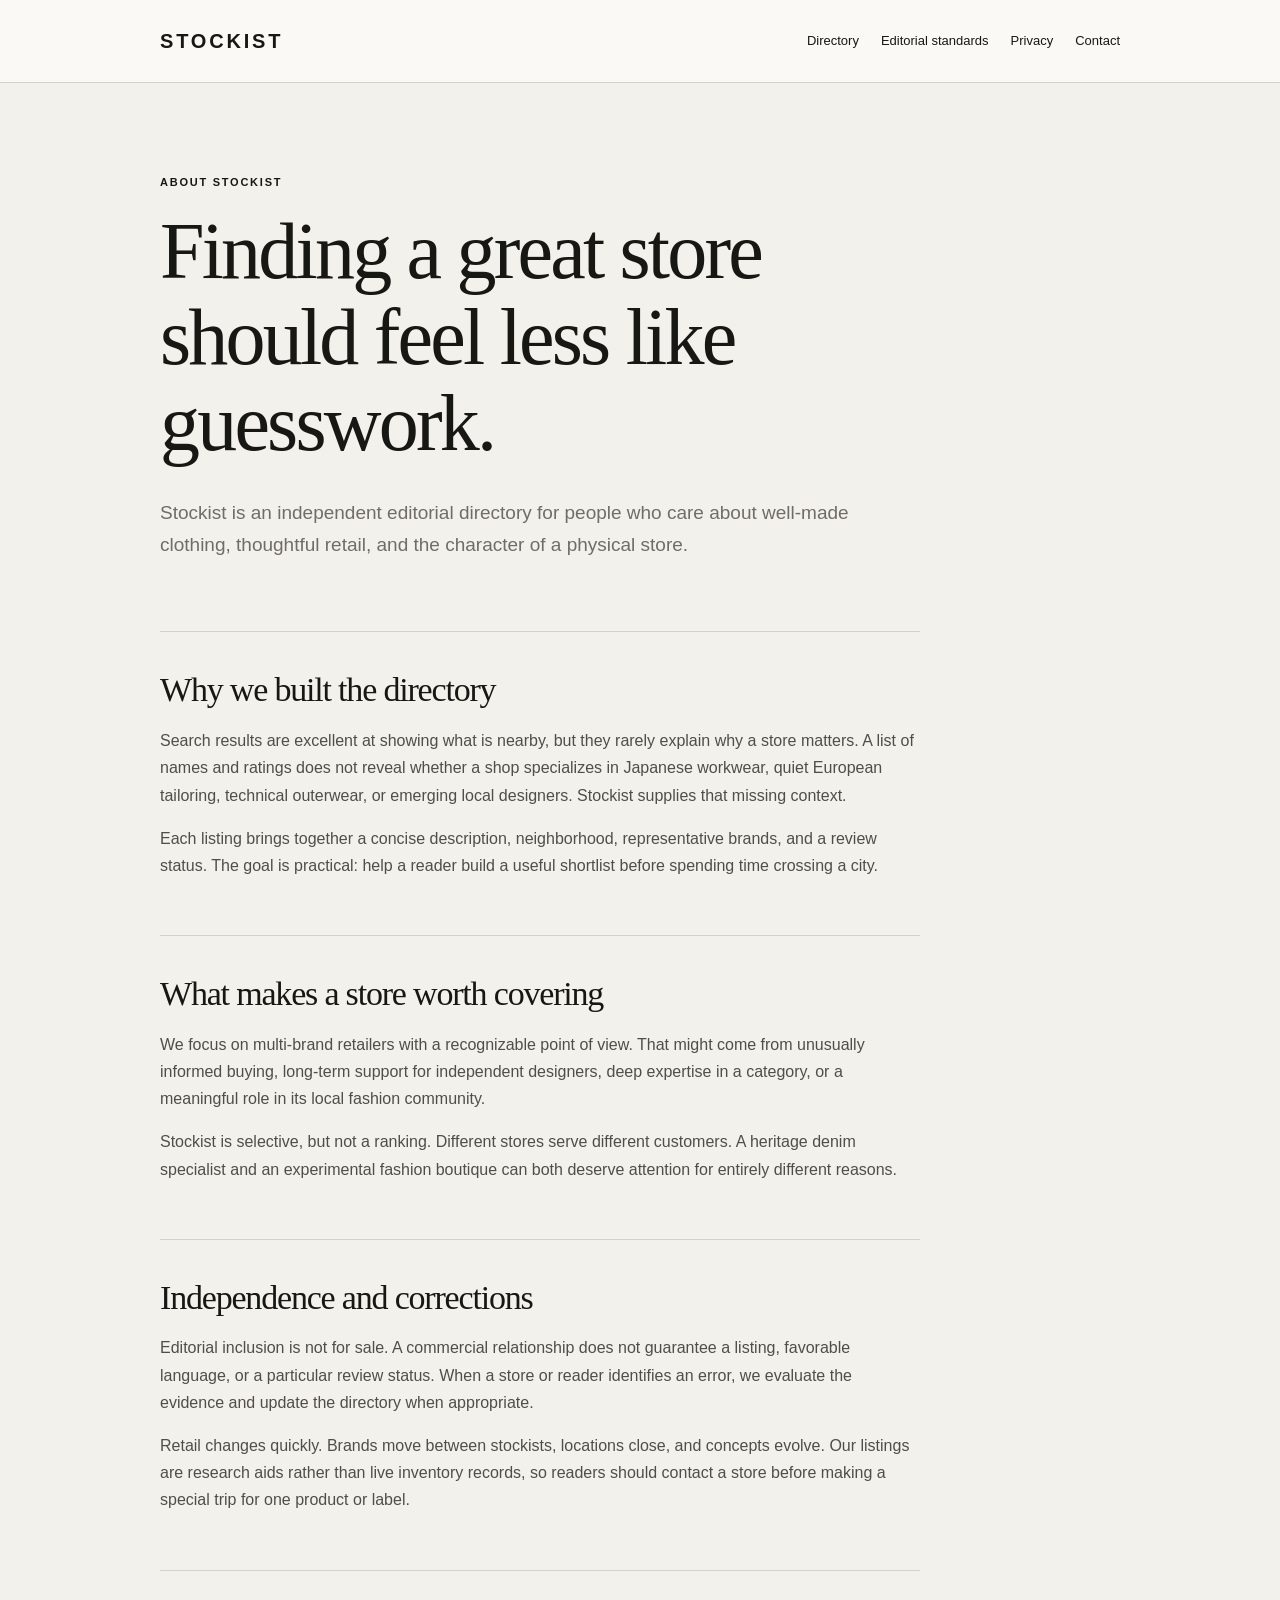
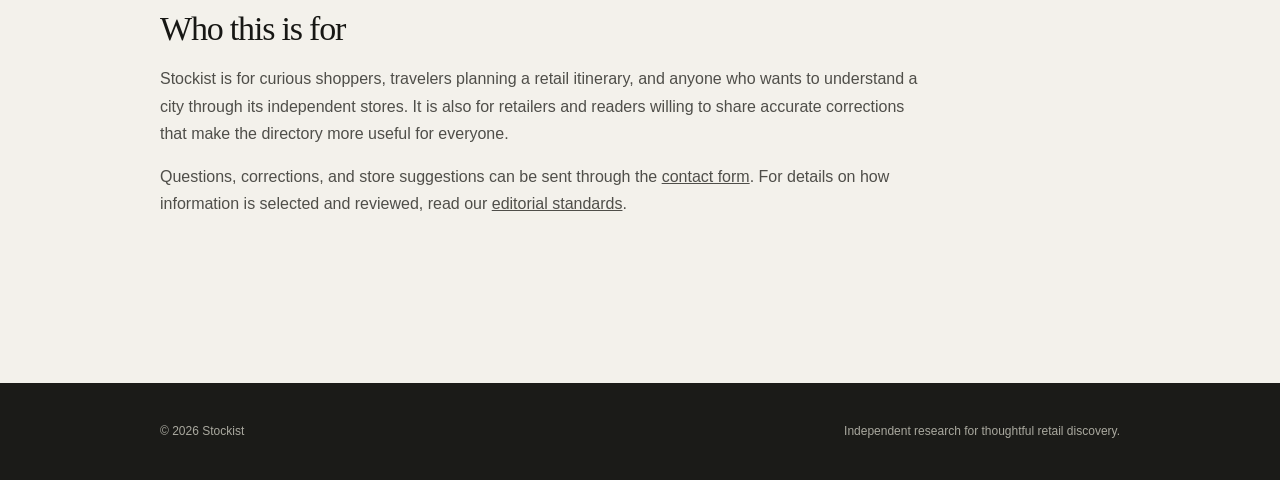
<file: about.html>
<!DOCTYPE html>
<html lang="en">
<head>
  <meta charset="UTF-8" />
  <meta name="viewport" content="width=device-width, initial-scale=1.0" />
  <meta name="description" content="Learn why Stockist exists and how its independent fashion store directory helps readers discover distinctive retailers." />
  <link rel="canonical" href="https://storefinder2.pages.dev/about.html" />
  <link rel="stylesheet" href="info.css" />
  <title>About Stockist — Independent Fashion Store Directory</title>
  <!-- Google tag (gtag.js) -->
  <script async src="https://www.googletagmanager.com/gtag/js?id=G-M6SN428MEJ"></script>
  <script>
    window.dataLayer = window.dataLayer || [];
    function gtag(){dataLayer.push(arguments);}
    gtag('js', new Date());

    gtag('config', 'G-M6SN428MEJ');
  </script>
  <!-- Microsoft Clarity -->
  <script>
    (function(c,l,a,r,i,t,y){
      c[a]=c[a]||function(){(c[a].q=c[a].q||[]).push(arguments)};
      t=l.createElement(r);t.async=1;t.src="https://www.clarity.ms/tag/"+i;
      y=l.getElementsByTagName(r)[0];y.parentNode.insertBefore(t,y);
    })(window, document, "clarity", "script", "xr7r1bbt1s");
  </script>
</head>
<body>
  <header class="site-header"><div class="header-inner"><a class="logo" href="index.html">STOCKIST</a><nav class="header-nav" aria-label="Primary navigation"><a href="index.html#cities">Directory</a><a href="editorial.html">Editorial standards</a><a href="privacy.html">Privacy</a><a href="index.html#partner">Contact</a></nav></div></header>
  <main class="page">
    <div class="eyebrow">About Stockist</div>
    <h1>Finding a great store should feel less like guesswork.</h1>
    <p class="intro">Stockist is an independent editorial directory for people who care about well-made clothing, thoughtful retail, and the character of a physical store.</p>
    <div class="content">
      <section><h2>Why we built the directory</h2><p>Search results are excellent at showing what is nearby, but they rarely explain why a store matters. A list of names and ratings does not reveal whether a shop specializes in Japanese workwear, quiet European tailoring, technical outerwear, or emerging local designers. Stockist supplies that missing context.</p><p>Each listing brings together a concise description, neighborhood, representative brands, and a review status. The goal is practical: help a reader build a useful shortlist before spending time crossing a city.</p></section>
      <section><h2>What makes a store worth covering</h2><p>We focus on multi-brand retailers with a recognizable point of view. That might come from unusually informed buying, long-term support for independent designers, deep expertise in a category, or a meaningful role in its local fashion community.</p><p>Stockist is selective, but not a ranking. Different stores serve different customers. A heritage denim specialist and an experimental fashion boutique can both deserve attention for entirely different reasons.</p></section>
      <section><h2>Independence and corrections</h2><p>Editorial inclusion is not for sale. A commercial relationship does not guarantee a listing, favorable language, or a particular review status. When a store or reader identifies an error, we evaluate the evidence and update the directory when appropriate.</p><p>Retail changes quickly. Brands move between stockists, locations close, and concepts evolve. Our listings are research aids rather than live inventory records, so readers should contact a store before making a special trip for one product or label.</p></section>
      <section><h2>Who this is for</h2><p>Stockist is for curious shoppers, travelers planning a retail itinerary, and anyone who wants to understand a city through its independent stores. It is also for retailers and readers willing to share accurate corrections that make the directory more useful for everyone.</p><p>Questions, corrections, and store suggestions can be sent through the <a href="index.html#partner">contact form</a>. For details on how information is selected and reviewed, read our <a href="editorial.html">editorial standards</a>.</p></section>
    </div>
  </main>
  <footer class="site-footer"><div class="footer-inner"><p>© 2026 Stockist</p><p>Independent research for thoughtful retail discovery.</p></div></footer>
</body>
</html>
</file>
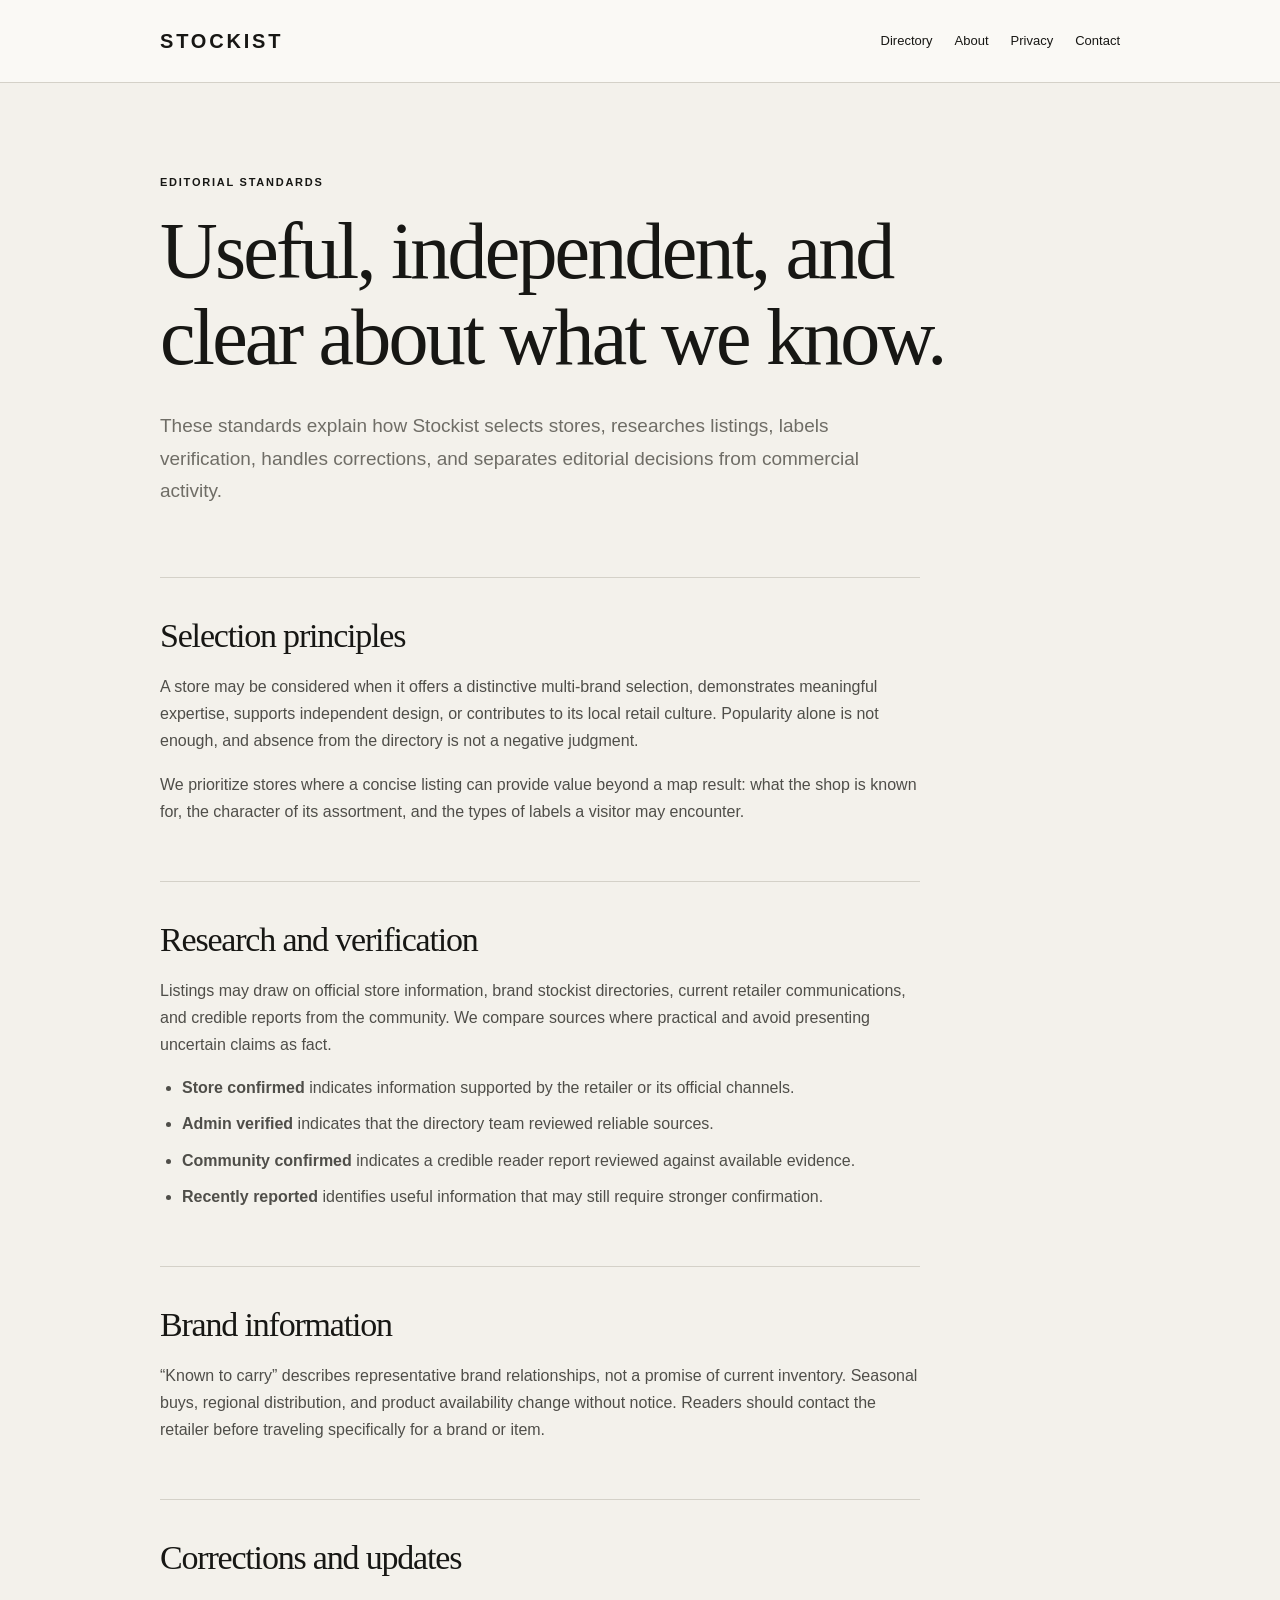
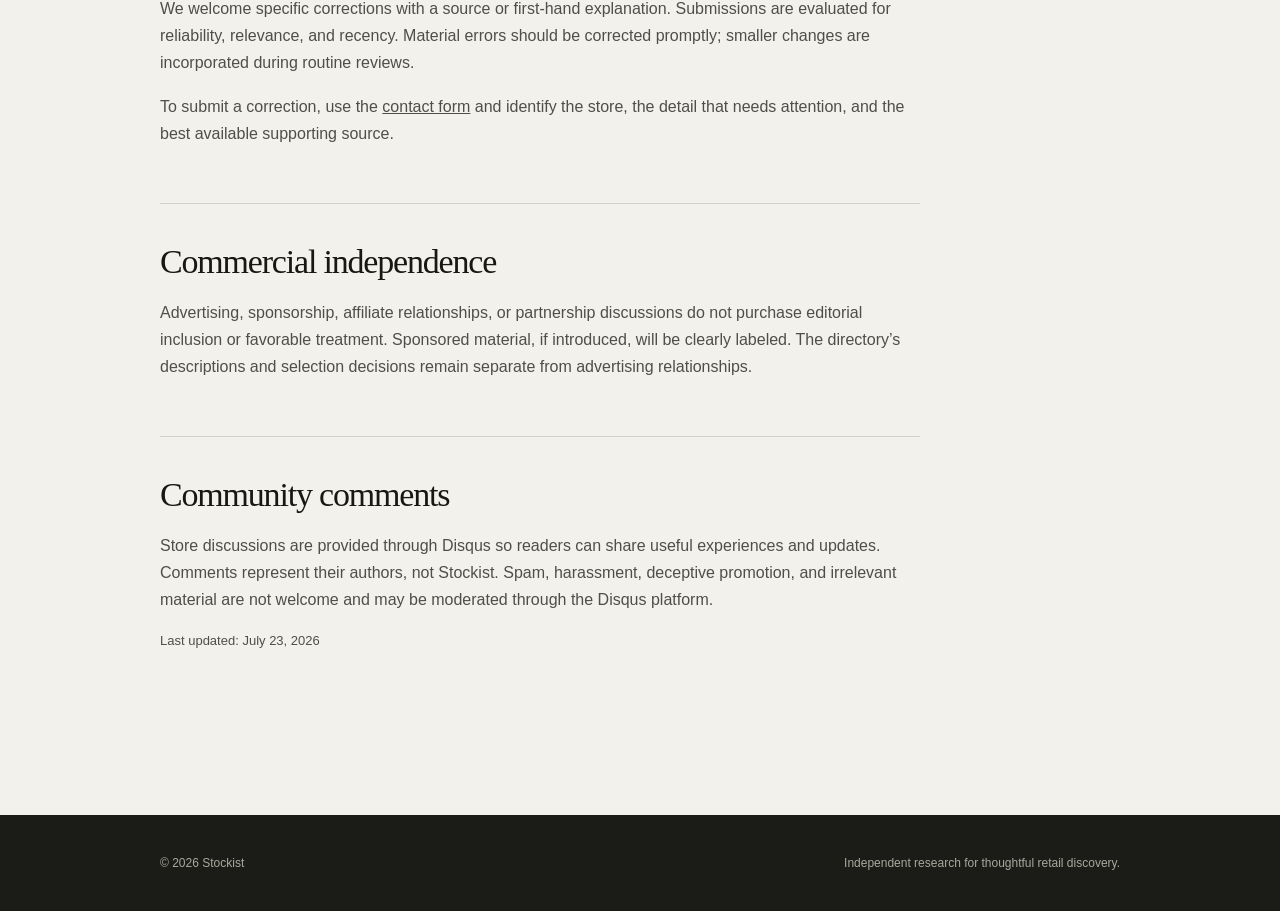
<file: editorial.html>
<!DOCTYPE html>
<html lang="en">
<head>
  <meta charset="UTF-8" />
  <meta name="viewport" content="width=device-width, initial-scale=1.0" />
  <meta name="description" content="Read the selection, verification, correction, and commercial-independence standards used by the Stockist directory." />
  <link rel="canonical" href="https://storefinder2.pages.dev/editorial.html" />
  <link rel="stylesheet" href="info.css" />
  <title>Editorial Standards — Stockist</title>
  <!-- Google tag (gtag.js) -->
  <script async src="https://www.googletagmanager.com/gtag/js?id=G-M6SN428MEJ"></script>
  <script>
    window.dataLayer = window.dataLayer || [];
    function gtag(){dataLayer.push(arguments);}
    gtag('js', new Date());

    gtag('config', 'G-M6SN428MEJ');
  </script>
  <!-- Microsoft Clarity -->
  <script>
    (function(c,l,a,r,i,t,y){
      c[a]=c[a]||function(){(c[a].q=c[a].q||[]).push(arguments)};
      t=l.createElement(r);t.async=1;t.src="https://www.clarity.ms/tag/"+i;
      y=l.getElementsByTagName(r)[0];y.parentNode.insertBefore(t,y);
    })(window, document, "clarity", "script", "xr7r1bbt1s");
  </script>
</head>
<body>
  <header class="site-header"><div class="header-inner"><a class="logo" href="index.html">STOCKIST</a><nav class="header-nav" aria-label="Primary navigation"><a href="index.html#cities">Directory</a><a href="about.html">About</a><a href="privacy.html">Privacy</a><a href="index.html#partner">Contact</a></nav></div></header>
  <main class="page">
    <div class="eyebrow">Editorial standards</div>
    <h1>Useful, independent, and clear about what we know.</h1>
    <p class="intro">These standards explain how Stockist selects stores, researches listings, labels verification, handles corrections, and separates editorial decisions from commercial activity.</p>
    <div class="content">
      <section><h2>Selection principles</h2><p>A store may be considered when it offers a distinctive multi-brand selection, demonstrates meaningful expertise, supports independent design, or contributes to its local retail culture. Popularity alone is not enough, and absence from the directory is not a negative judgment.</p><p>We prioritize stores where a concise listing can provide value beyond a map result: what the shop is known for, the character of its assortment, and the types of labels a visitor may encounter.</p></section>
      <section><h2>Research and verification</h2><p>Listings may draw on official store information, brand stockist directories, current retailer communications, and credible reports from the community. We compare sources where practical and avoid presenting uncertain claims as fact.</p><ul><li><strong>Store confirmed</strong> indicates information supported by the retailer or its official channels.</li><li><strong>Admin verified</strong> indicates that the directory team reviewed reliable sources.</li><li><strong>Community confirmed</strong> indicates a credible reader report reviewed against available evidence.</li><li><strong>Recently reported</strong> identifies useful information that may still require stronger confirmation.</li></ul></section>
      <section><h2>Brand information</h2><p>“Known to carry” describes representative brand relationships, not a promise of current inventory. Seasonal buys, regional distribution, and product availability change without notice. Readers should contact the retailer before traveling specifically for a brand or item.</p></section>
      <section><h2>Corrections and updates</h2><p>We welcome specific corrections with a source or first-hand explanation. Submissions are evaluated for reliability, relevance, and recency. Material errors should be corrected promptly; smaller changes are incorporated during routine reviews.</p><p>To submit a correction, use the <a href="index.html#partner">contact form</a> and identify the store, the detail that needs attention, and the best available supporting source.</p></section>
      <section><h2>Commercial independence</h2><p>Advertising, sponsorship, affiliate relationships, or partnership discussions do not purchase editorial inclusion or favorable treatment. Sponsored material, if introduced, will be clearly labeled. The directory’s descriptions and selection decisions remain separate from advertising relationships.</p></section>
      <section><h2>Community comments</h2><p>Store discussions are provided through Disqus so readers can share useful experiences and updates. Comments represent their authors, not Stockist. Spam, harassment, deceptive promotion, and irrelevant material are not welcome and may be moderated through the Disqus platform.</p><p class="updated">Last updated: July 23, 2026</p></section>
    </div>
  </main>
  <footer class="site-footer"><div class="footer-inner"><p>© 2026 Stockist</p><p>Independent research for thoughtful retail discovery.</p></div></footer>
</body>
</html>
</file>
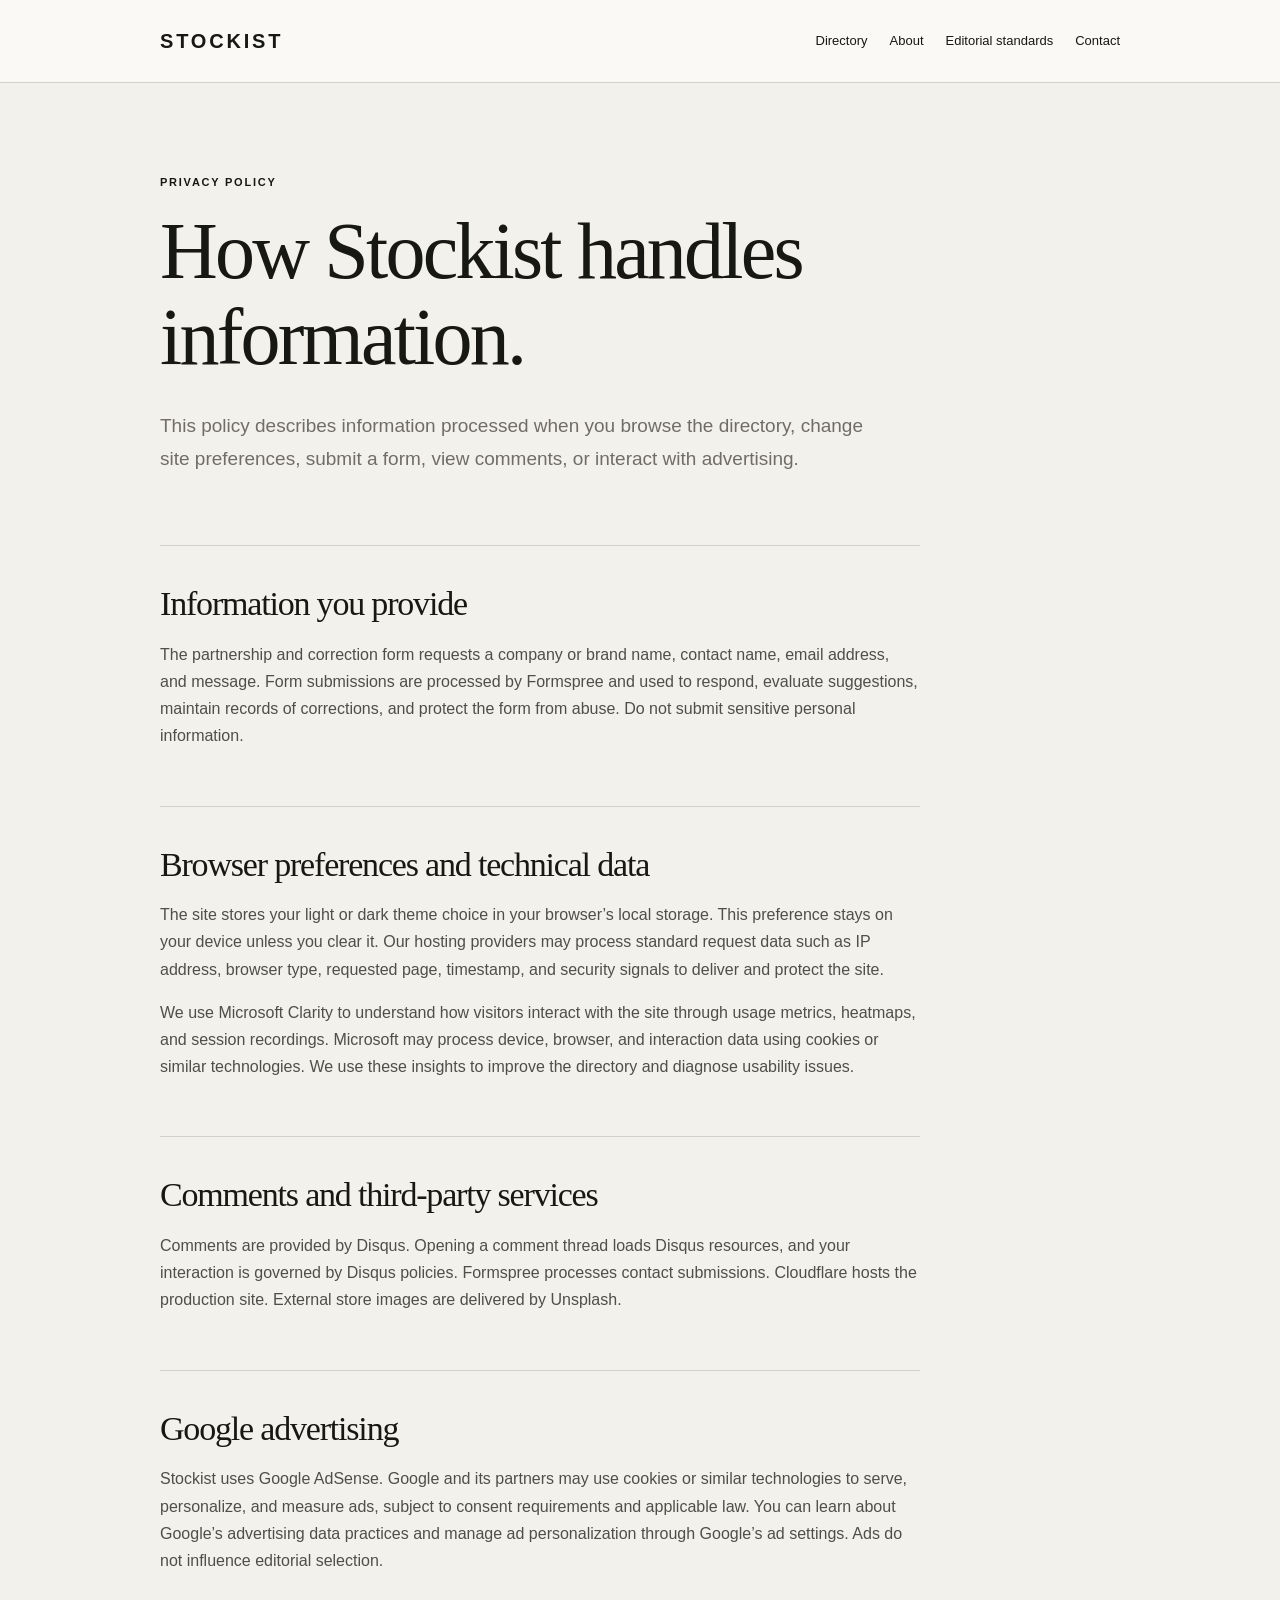
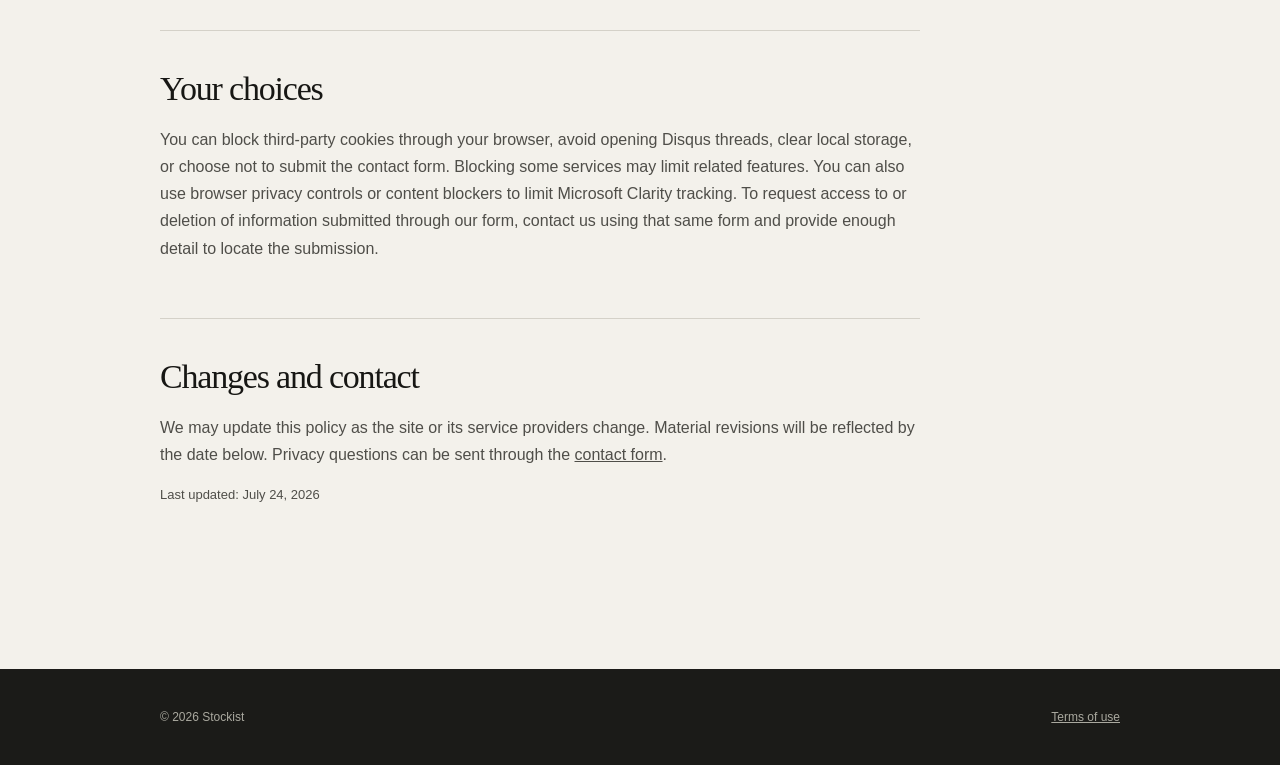
<file: privacy.html>
<!DOCTYPE html>
<html lang="en">
<head>
  <meta charset="UTF-8" />
  <meta name="viewport" content="width=device-width, initial-scale=1.0" />
  <meta name="description" content="Stockist privacy policy covering forms, local preferences, Disqus, advertising, and third-party services." />
  <link rel="canonical" href="https://storefinder2.pages.dev/privacy.html" />
  <link rel="stylesheet" href="info.css" />
  <title>Privacy Policy — Stockist</title>
  <!-- Google tag (gtag.js) -->
  <script async src="https://www.googletagmanager.com/gtag/js?id=G-M6SN428MEJ"></script>
  <script>
    window.dataLayer = window.dataLayer || [];
    function gtag(){dataLayer.push(arguments);}
    gtag('js', new Date());

    gtag('config', 'G-M6SN428MEJ');
  </script>
  <!-- Microsoft Clarity -->
  <script>
    (function(c,l,a,r,i,t,y){
      c[a]=c[a]||function(){(c[a].q=c[a].q||[]).push(arguments)};
      t=l.createElement(r);t.async=1;t.src="https://www.clarity.ms/tag/"+i;
      y=l.getElementsByTagName(r)[0];y.parentNode.insertBefore(t,y);
    })(window, document, "clarity", "script", "xr7r1bbt1s");
  </script>
</head>
<body>
  <header class="site-header"><div class="header-inner"><a class="logo" href="index.html">STOCKIST</a><nav class="header-nav" aria-label="Primary navigation"><a href="index.html#cities">Directory</a><a href="about.html">About</a><a href="editorial.html">Editorial standards</a><a href="index.html#partner">Contact</a></nav></div></header>
  <main class="page">
    <div class="eyebrow">Privacy policy</div><h1>How Stockist handles information.</h1><p class="intro">This policy describes information processed when you browse the directory, change site preferences, submit a form, view comments, or interact with advertising.</p>
    <div class="content">
      <section><h2>Information you provide</h2><p>The partnership and correction form requests a company or brand name, contact name, email address, and message. Form submissions are processed by Formspree and used to respond, evaluate suggestions, maintain records of corrections, and protect the form from abuse. Do not submit sensitive personal information.</p></section>
      <section><h2>Browser preferences and technical data</h2><p>The site stores your light or dark theme choice in your browser’s local storage. This preference stays on your device unless you clear it. Our hosting providers may process standard request data such as IP address, browser type, requested page, timestamp, and security signals to deliver and protect the site.</p><p>We use Microsoft Clarity to understand how visitors interact with the site through usage metrics, heatmaps, and session recordings. Microsoft may process device, browser, and interaction data using cookies or similar technologies. We use these insights to improve the directory and diagnose usability issues.</p></section>
      <section><h2>Comments and third-party services</h2><p>Comments are provided by Disqus. Opening a comment thread loads Disqus resources, and your interaction is governed by Disqus policies. Formspree processes contact submissions. Cloudflare hosts the production site. External store images are delivered by Unsplash.</p></section>
      <section><h2>Google advertising</h2><p>Stockist uses Google AdSense. Google and its partners may use cookies or similar technologies to serve, personalize, and measure ads, subject to consent requirements and applicable law. You can learn about Google’s advertising data practices and manage ad personalization through Google’s ad settings. Ads do not influence editorial selection.</p></section>
      <section><h2>Your choices</h2><p>You can block third-party cookies through your browser, avoid opening Disqus threads, clear local storage, or choose not to submit the contact form. Blocking some services may limit related features. You can also use browser privacy controls or content blockers to limit Microsoft Clarity tracking. To request access to or deletion of information submitted through our form, contact us using that same form and provide enough detail to locate the submission.</p></section>
      <section><h2>Changes and contact</h2><p>We may update this policy as the site or its service providers change. Material revisions will be reflected by the date below. Privacy questions can be sent through the <a href="index.html#partner">contact form</a>.</p><p class="updated">Last updated: July 24, 2026</p></section>
    </div>
  </main>
  <footer class="site-footer"><div class="footer-inner"><p>© 2026 Stockist</p><p><a href="terms.html">Terms of use</a></p></div></footer>
</body>
</html>
</file>
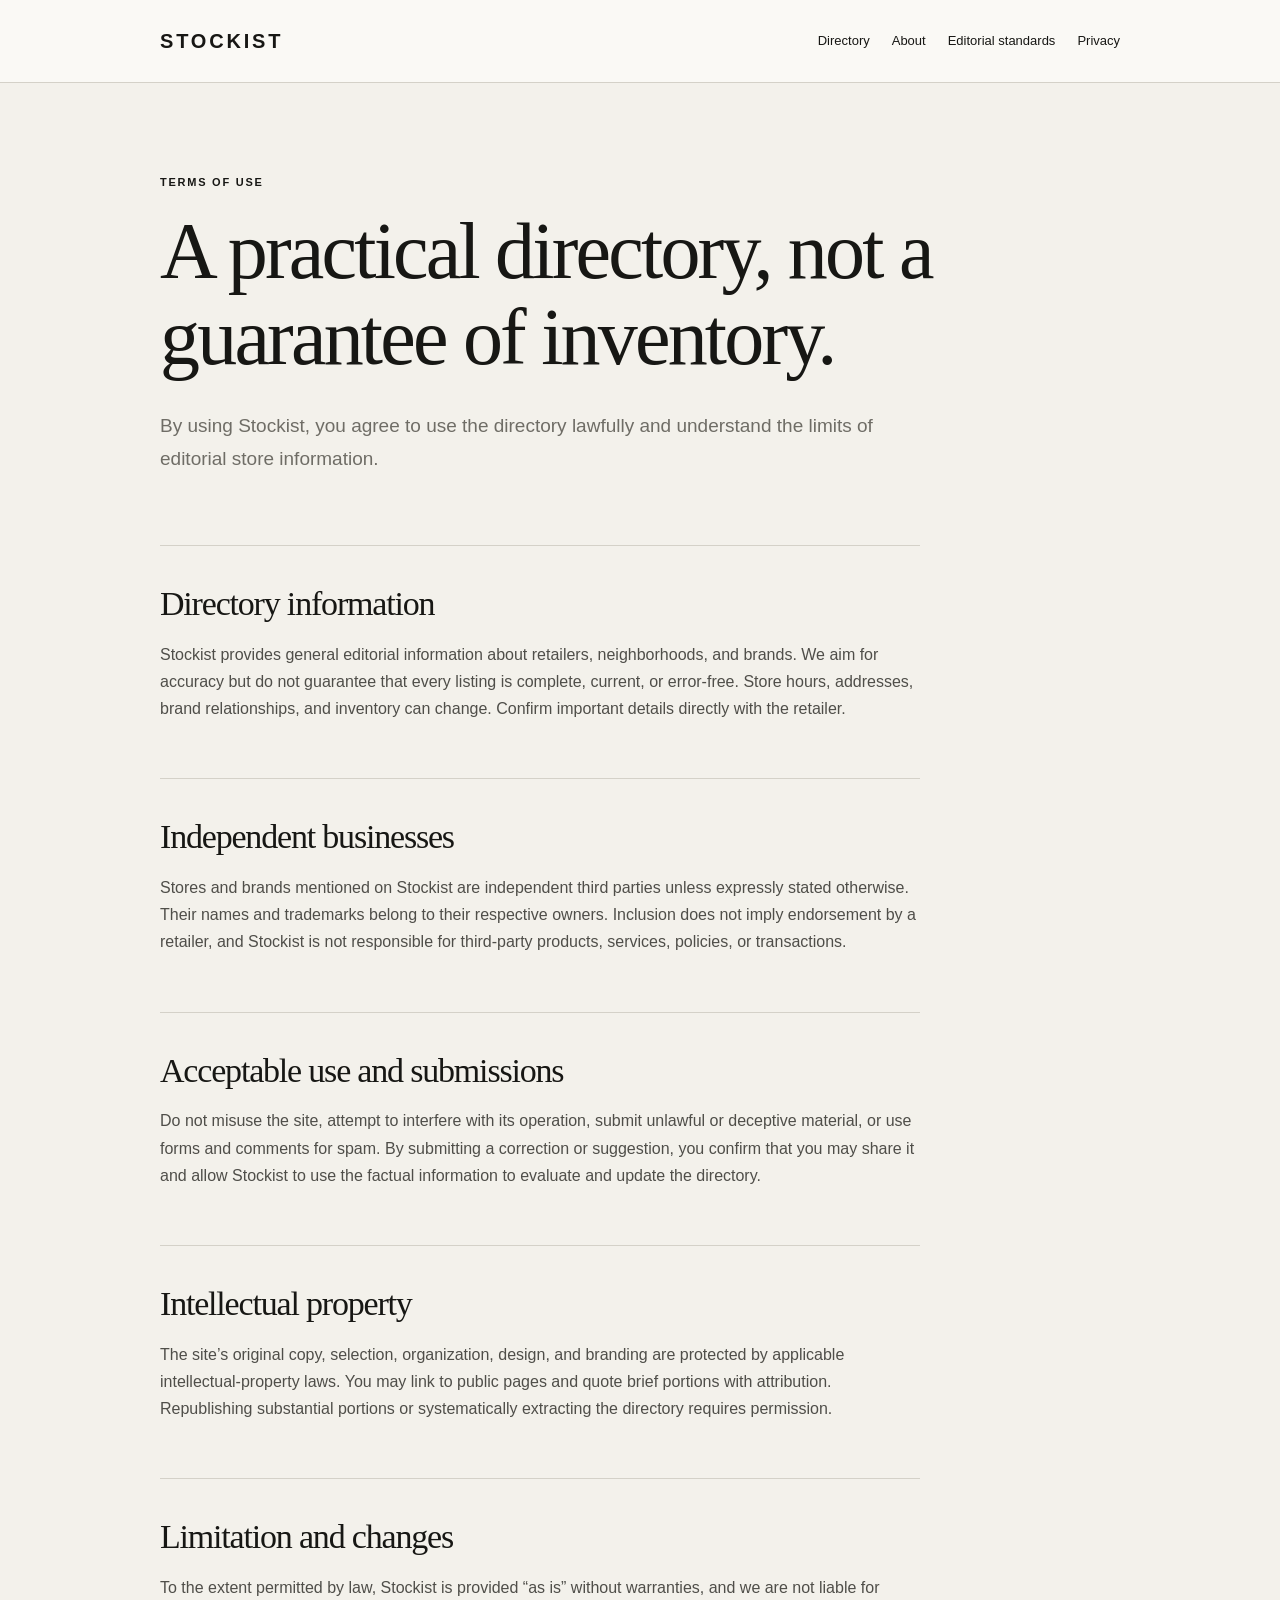
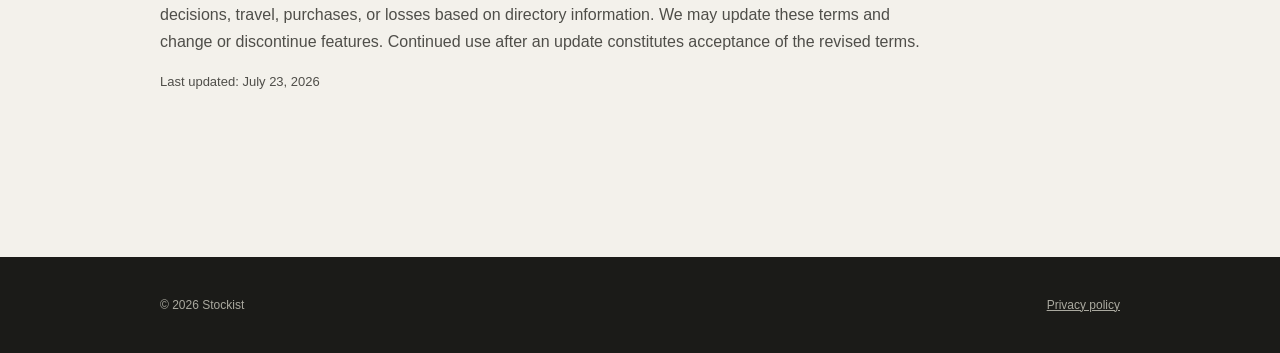
<file: terms.html>
<!DOCTYPE html>
<html lang="en">
<head>
  <meta charset="UTF-8" />
  <meta name="viewport" content="width=device-width, initial-scale=1.0" />
  <meta name="description" content="Terms governing use of the Stockist independent fashion store directory." />
  <link rel="canonical" href="https://storefinder2.pages.dev/terms.html" />
  <link rel="stylesheet" href="info.css" />
  <title>Terms of Use — Stockist</title>
  <!-- Google tag (gtag.js) -->
  <script async src="https://www.googletagmanager.com/gtag/js?id=G-M6SN428MEJ"></script>
  <script>
    window.dataLayer = window.dataLayer || [];
    function gtag(){dataLayer.push(arguments);}
    gtag('js', new Date());

    gtag('config', 'G-M6SN428MEJ');
  </script>
  <!-- Microsoft Clarity -->
  <script>
    (function(c,l,a,r,i,t,y){
      c[a]=c[a]||function(){(c[a].q=c[a].q||[]).push(arguments)};
      t=l.createElement(r);t.async=1;t.src="https://www.clarity.ms/tag/"+i;
      y=l.getElementsByTagName(r)[0];y.parentNode.insertBefore(t,y);
    })(window, document, "clarity", "script", "xr7r1bbt1s");
  </script>
</head>
<body>
  <header class="site-header"><div class="header-inner"><a class="logo" href="index.html">STOCKIST</a><nav class="header-nav" aria-label="Primary navigation"><a href="index.html#cities">Directory</a><a href="about.html">About</a><a href="editorial.html">Editorial standards</a><a href="privacy.html">Privacy</a></nav></div></header>
  <main class="page">
    <div class="eyebrow">Terms of use</div><h1>A practical directory, not a guarantee of inventory.</h1><p class="intro">By using Stockist, you agree to use the directory lawfully and understand the limits of editorial store information.</p>
    <div class="content">
      <section><h2>Directory information</h2><p>Stockist provides general editorial information about retailers, neighborhoods, and brands. We aim for accuracy but do not guarantee that every listing is complete, current, or error-free. Store hours, addresses, brand relationships, and inventory can change. Confirm important details directly with the retailer.</p></section>
      <section><h2>Independent businesses</h2><p>Stores and brands mentioned on Stockist are independent third parties unless expressly stated otherwise. Their names and trademarks belong to their respective owners. Inclusion does not imply endorsement by a retailer, and Stockist is not responsible for third-party products, services, policies, or transactions.</p></section>
      <section><h2>Acceptable use and submissions</h2><p>Do not misuse the site, attempt to interfere with its operation, submit unlawful or deceptive material, or use forms and comments for spam. By submitting a correction or suggestion, you confirm that you may share it and allow Stockist to use the factual information to evaluate and update the directory.</p></section>
      <section><h2>Intellectual property</h2><p>The site’s original copy, selection, organization, design, and branding are protected by applicable intellectual-property laws. You may link to public pages and quote brief portions with attribution. Republishing substantial portions or systematically extracting the directory requires permission.</p></section>
      <section><h2>Limitation and changes</h2><p>To the extent permitted by law, Stockist is provided “as is” without warranties, and we are not liable for decisions, travel, purchases, or losses based on directory information. We may update these terms and change or discontinue features. Continued use after an update constitutes acceptance of the revised terms.</p><p class="updated">Last updated: July 23, 2026</p></section>
    </div>
  </main>
  <footer class="site-footer"><div class="footer-inner"><p>© 2026 Stockist</p><p><a href="privacy.html">Privacy policy</a></p></div></footer>
</body>
</html>
</file>
<file: info.css>
:root {
  --background: #f3f1eb;
  --surface: #faf9f5;
  --text: #171714;
  --muted: #6f6d66;
  --line: #d4d1c8;
  --max: 960px;
  color-scheme: light;
}

* { box-sizing: border-box; }
html { background: var(--background); }
body { margin: 0; background: var(--background); color: var(--text); font-family: Arial, Helvetica, sans-serif; line-height: 1.7; }
a { color: inherit; }
.site-header { border-bottom: 1px solid var(--line); background: var(--surface); }
.header-inner, .page, .footer-inner { width: min(calc(100% - 40px), var(--max)); margin: 0 auto; }
.header-inner { min-height: 82px; display: flex; align-items: center; justify-content: space-between; gap: 30px; }
.logo { font-size: 20px; font-weight: 700; letter-spacing: .14em; text-decoration: none; }
.header-nav { display: flex; flex-wrap: wrap; gap: 22px; }
.header-nav a { font-size: 13px; text-decoration: none; }
.page { padding: 90px 0 110px; }
.eyebrow { margin-bottom: 16px; font-size: 11px; font-weight: 700; letter-spacing: .16em; text-transform: uppercase; }
h1, h2 { font-family: Georgia, "Times New Roman", serif; font-weight: 400; letter-spacing: -.035em; line-height: 1.08; }
h1 { max-width: 800px; margin: 0 0 30px; font-size: clamp(48px, 8vw, 80px); }
.intro { max-width: 720px; margin-bottom: 70px; color: var(--muted); font-size: 19px; }
.content { max-width: 760px; }
.content section { padding: 40px 0; border-top: 1px solid var(--line); }
.content h2 { margin: 0 0 18px; font-size: 34px; }
.content h3 { margin: 28px 0 8px; font-size: 16px; }
.content p, .content li { color: #4f4e49; }
.content ul { padding-left: 22px; }
.content li + li { margin-top: 9px; }
.updated { color: var(--muted); font-size: 13px; }
.site-footer { padding: 38px 0; background: #1b1b18; color: #fff; }
.footer-inner { display: flex; justify-content: space-between; gap: 30px; }
.site-footer p { margin: 0; color: #aaa99f; font-size: 12px; }
@media (max-width: 640px) {
  .header-inner { padding: 18px 0; align-items: flex-start; flex-direction: column; }
  .page { padding: 65px 0 80px; }
  .footer-inner { flex-direction: column; }
}
</file>
